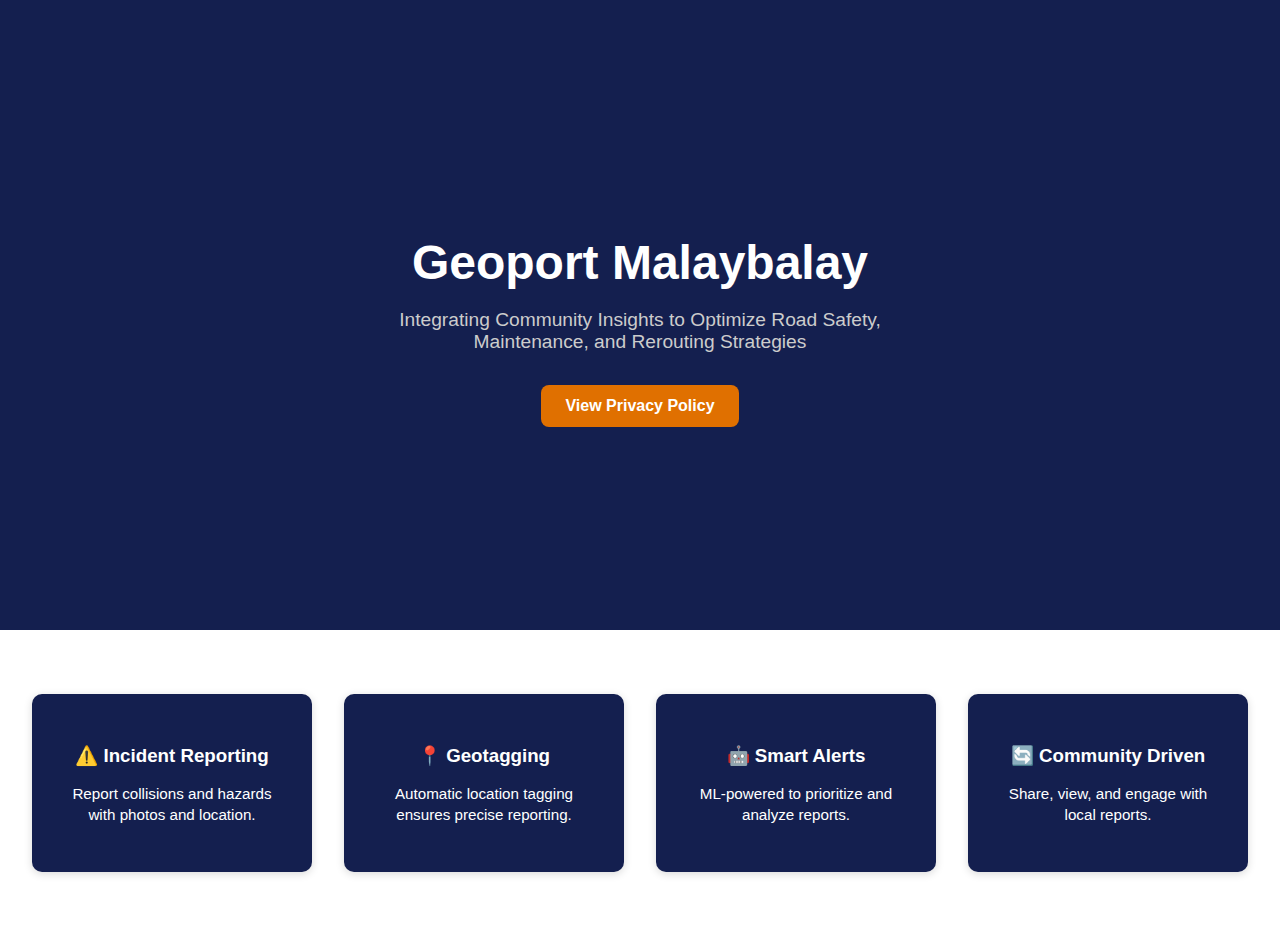
<file: index.html>
<!DOCTYPE html>
<html lang="en">
<head>
  <meta charset="UTF-8">
  <meta name="viewport" content="width=device-width, initial-scale=1.0">
  <title>Geoport Malaybalay</title>
  <link rel="stylesheet" href="index.css">
</head>
<body>

  <section class="hero">
    <div class="hero-content">
      <h1>Geoport Malaybalay</h1>
      <p>Integrating Community Insights to Optimize Road Safety, Maintenance, and Rerouting Strategies</p>
      <a href="privacy.html" class="btn">View Privacy Policy</a>
    </div>
  </section>

  <section class="features-grid">
    <div class="feature-card">
      <h3>⚠️ Incident Reporting</h3>
      <p>Report collisions and hazards with photos and location.</p>
    </div>
    <div class="feature-card">
      <h3>📍 Geotagging</h3>
      <p>Automatic location tagging ensures precise reporting.</p>
    </div>
    <div class="feature-card">
      <h3>🤖 Smart Alerts</h3>
      <p>ML-powered to prioritize and analyze reports.</p>
    </div>
    <div class="feature-card">
      <h3>🔄 Community Driven</h3>
      <p>Share, view, and engage with local reports.</p>
    </div>
  </section>
<script src="animation.js"></script>

</body>
</html>
</file>
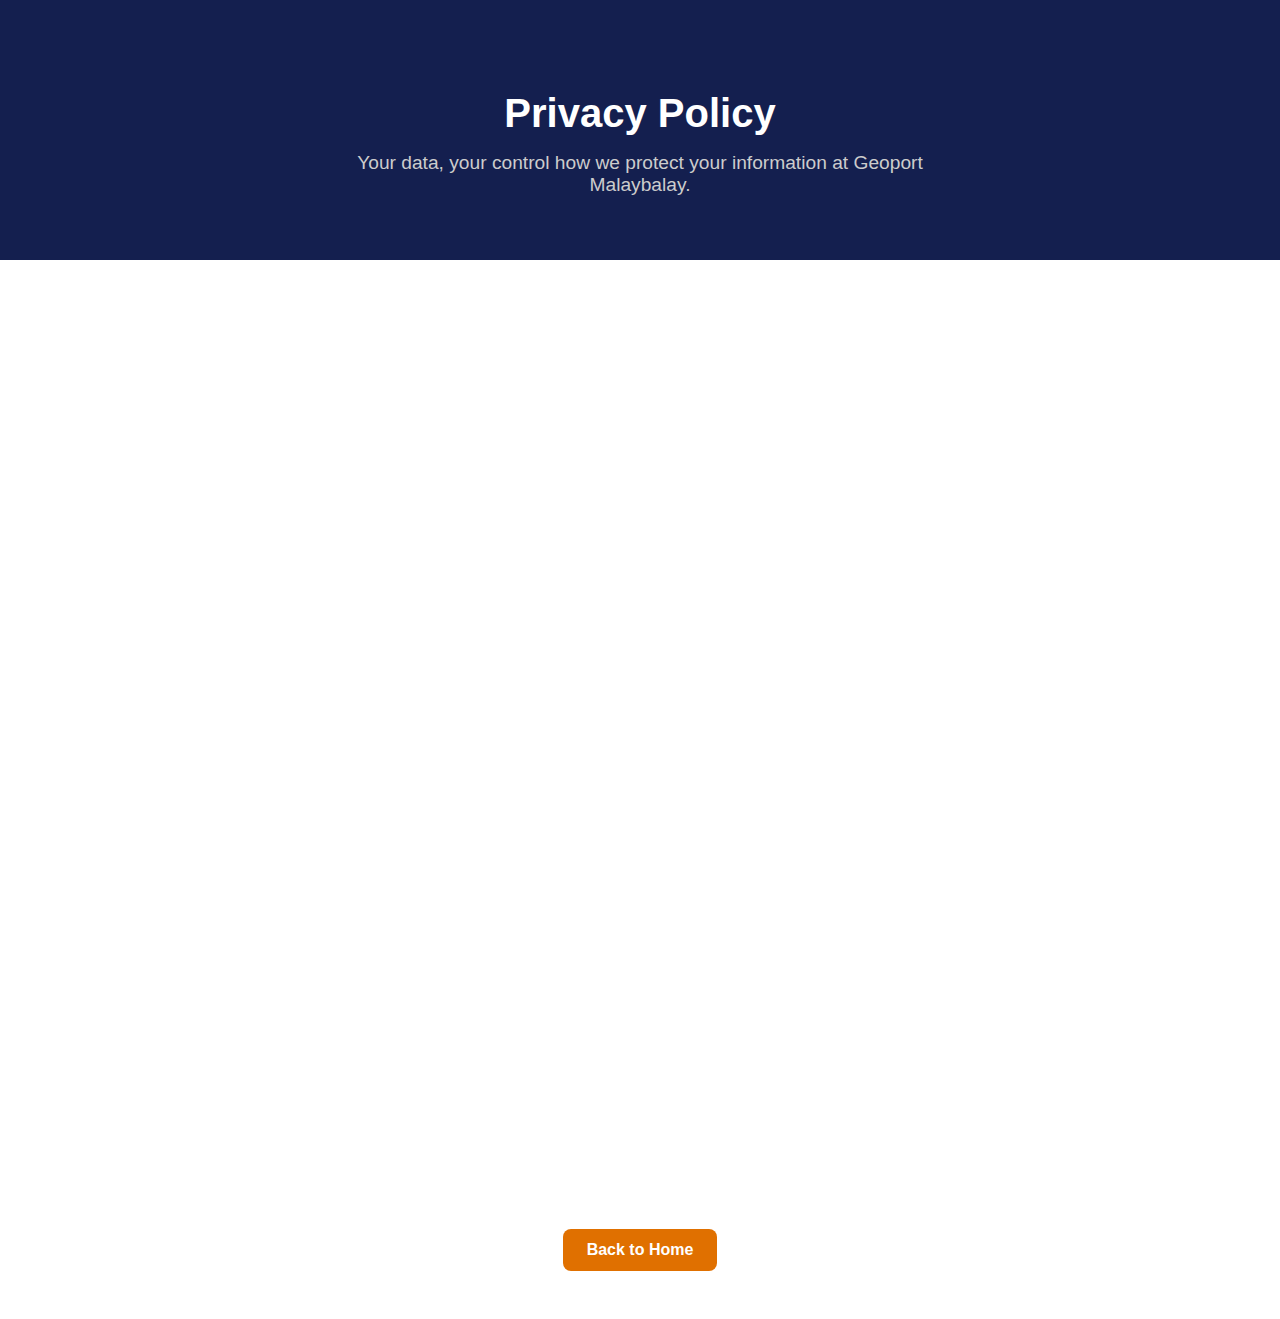
<file: privacy.html>
<!DOCTYPE html>
<html lang="en">
<head>
  <meta charset="UTF-8">
  <meta name="viewport" content="width=device-width, initial-scale=1.0">
  <title>Privacy Policy - Geoport Malaybalay</title>
  <link rel="stylesheet" href="index.css">
</head>
<body>

  <section class="privacy-hero">
    <h1>Privacy Policy</h1>
    <p>Your data, your control how we protect your information at Geoport Malaybalay.</p>
  </section>

  <section class="privacy-content">
    <div class="content-block">
      <h2>What We Collect</h2>
      <p>To ensure accurate incident reporting and timely response, we collect:</p>
      <ul>
        <li>📍 Location data to accurately report incidents</li>
        <li>📷 Camera access to capture photos for reports</li>
        <li>📝 The photos you provide with your reports</li>
        <li>🗄️ Storage access used by the app to process reports and photos</li>
        <li>🔒 Basic device information for app performance and security</li>
        <li>📱 Account details such as your name and contact number</li>
      </ul>
    </div>

    <div class="content-block alt">
      <h2>How We Use Your Information</h2>
      <p>Your data is used solely to improve road safety and enable rapid emergency response. We never share your information with third parties without your consent.</p>
    </div>

    <div class="content-block">
      <h2>Your Rights</h2>
      <p>You can request to access, modify, or delete your data by contacting the Malaybalay CDRRMO. We believe in transparency and user control.</p>
    </div>

    <a href="index.html" class="btn back-btn">Back to Home</a>
  </section>

</body>
</html>
</file>
<file: index.css>
/* Global Styles */
body {
  margin: 0;
  font-family: 'Helvetica Neue', Arial, sans-serif;
  background: #141F4F;
  color: white;
}

a {
  text-decoration: none;
}

/* Hero Section for Landing Page */
.hero {
  background: #141F4F;
  display: flex;
  align-items: center;
  justify-content: center;
  height: 70vh;
}

.hero-content {
  text-align: center;
  padding: 2rem;
}

.hero-content h1 {
  font-size: 3rem;
  margin-bottom: 1rem;
}

.hero-content p {
  font-size: 1.2rem;
  margin-bottom: 1.5rem;
  color: #ccc;
  max-width: 600px;
  margin-left: auto;
  margin-right: auto;
}

.btn {
  display: block;
  width: fit-content;
  margin: 2rem auto 0 auto;
  background: #E07000;
  color: white;
  padding: 0.75rem 1.5rem;
  border-radius: 8px;
  font-weight: bold;
  text-align: center;
  text-decoration: none;
  transition: background 0.3s;
}

.btn:hover {
  background: #c05c00;
}

/* Features Section */
.features-grid {
  display: grid;
  grid-template-columns: repeat(auto-fit, minmax(220px, 1fr));
  gap: 2rem;
  padding: 4rem 2rem;
  background: white;
  color: #141F4F;
}

.feature-card {
  background: #141F4F;
  color: white;
  padding: 2rem;
  border-radius: 10px;
  box-shadow: 0 2px 8px rgba(0, 0, 0, 0.15);
  text-align: center;
  opacity: 0;
  transform: translateY(20px);
  animation: fadeInUp 0.8s forwards;
}

.feature-card h3 {
  margin-bottom: 1rem;
  color: #ffffff;
}

.feature-card p {
  font-size: 0.95rem;
  line-height: 1.4;
}

/* Privacy Policy Hero Section */
.privacy-hero {
  background: #141F4F;
  color: white;
  text-align: center;
  padding: 4rem 2rem;
}

.privacy-hero h1 {
  font-size: 2.5rem;
  margin-bottom: 1rem;
}

.privacy-hero p {
  font-size: 1.2rem;
  color: #ccc;
  max-width: 600px;
  margin: 0 auto;
}

/* Privacy Content Section */
.privacy-content {
  padding: 3rem 2rem;
  background: #fff;
  color: #141F4F;
}

/* Content Blocks inside Privacy Page */
.content-block {
  max-width: 700px;
  margin: 0 auto 2rem auto;
  padding: 2rem;
  background: #141F4F;
  color: white;
  border-radius: 10px;
  box-shadow: 0 2px 8px rgba(0, 0, 0, 0.15);
  opacity: 0;
  transform: translateY(20px);
  animation: fadeInUp 0.8s forwards;
}

.content-block h2 {
  color: white;
  margin-bottom: 1rem;
}

.content-block p {
  line-height: 1.6;
  margin-bottom: 1rem;
}

.content-block ul {
  list-style: none;
  padding: 0;
}

.content-block li {
  margin-bottom: 0.5rem;
  background: #1e2a66;
  padding: 0.5rem 1rem;
  border-radius: 6px;
  box-shadow: 0 1px 4px rgba(0, 0, 0, 0.1);
}

/* Back Button on Privacy Page */
.back-btn {
  display: block;
  width: fit-content;
  margin: 2rem auto 0 auto;
  background: #E07000;
  color: white;
  padding: 0.75rem 1.5rem;
  border-radius: 8px;
  font-weight: bold;
  text-align: center;
  text-decoration: none;
  transition: background 0.3s;
}

.back-btn:hover {
  background: #c05c00;
}

/* Fade-in Animation */
@keyframes fadeInUp {
  to {
    opacity: 1;
    transform: translateY(0);
  }
}
</file>
